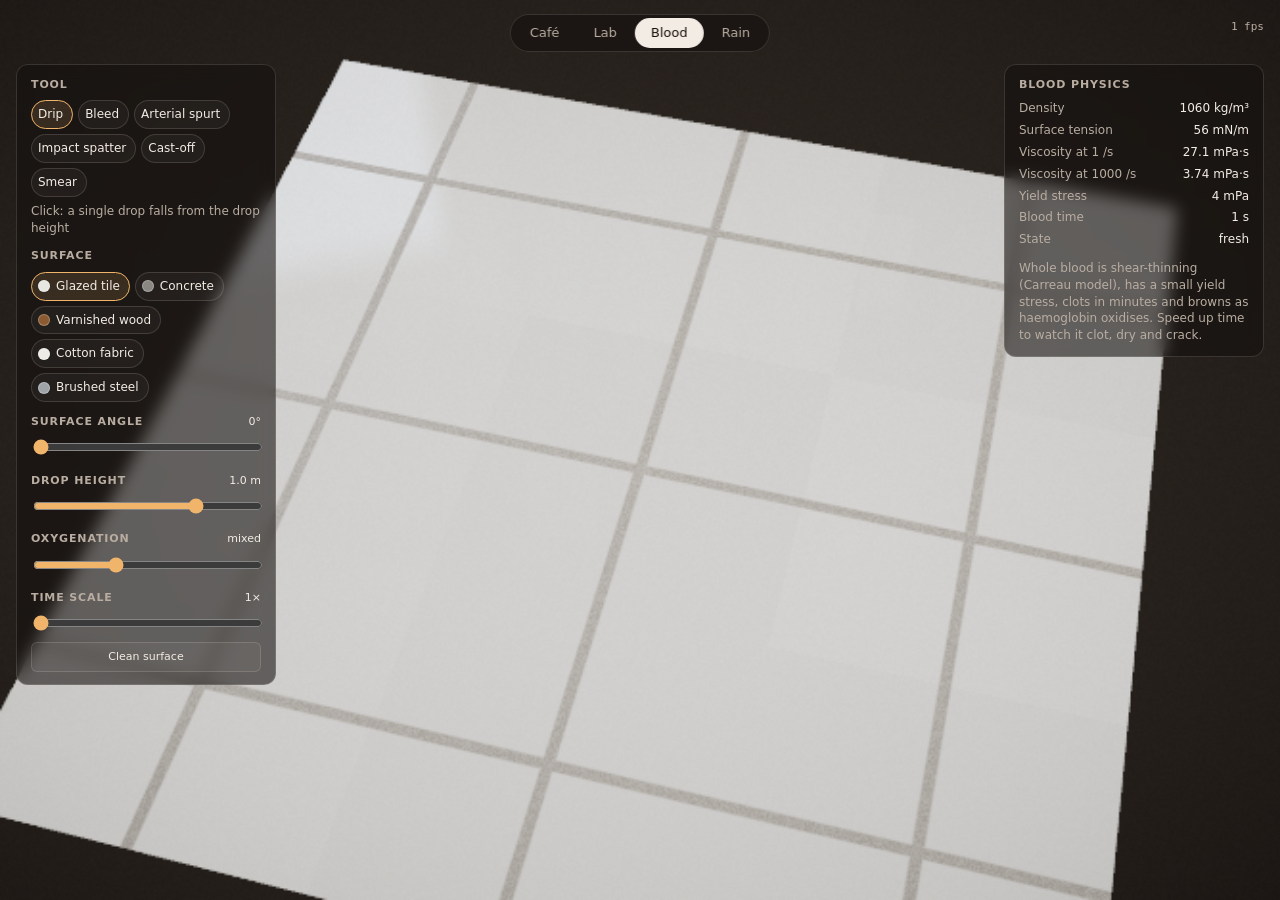
<file: blood.html>
<!doctype html>
<html lang="en">
<head>
<meta charset="utf-8">
<meta name="viewport" content="width=device-width, initial-scale=1, maximum-scale=1">
<title>Blood Mechanics</title>
<link rel="stylesheet" href="src/ui.css">
</head>
<body>
<canvas id="c"></canvas>
<div id="status">Preparing the surface…</div>
<nav class="tabs"><a href="index.html">Café</a><a href="lab.html">Lab</a><a href="blood.html" class="on">Blood</a><a href="rain.html">Rain</a></nav>

<aside class="panel left">
  <h2>Tool</h2>
  <div id="tools" class="chips"></div>
  <p id="hint" class="hint"></p>
  <h2>Surface</h2>
  <div id="surfaces" class="chips"></div>
  <h2>Surface angle <span id="tilt-v" class="val"></span></h2>
  <input id="tilt" type="range" min="0" max="90" step="1" value="0">
  <h2>Drop height <span id="height-v" class="val"></span></h2>
  <input id="height" type="range" min="-1.3" max="0.5" step="0.01" value="0">
  <h2>Oxygenation <span id="oxy-v" class="val"></span></h2>
  <input id="oxy" type="range" min="0" max="1" step="0.01" value="0.35">
  <h2>Time scale <span id="time-v" class="val"></span></h2>
  <input id="time" type="range" min="0" max="2.78" step="0.01" value="0">
  <div class="presets"><button id="b-clean">Clean surface</button></div>
</aside>

<aside class="panel right">
  <h2>Blood physics</h2>
  <dl id="readout"></dl>
  <p class="note">Whole blood is shear-thinning (Carreau model), has a small yield stress, clots in minutes and browns as haemoglobin oxidises. Speed up time to watch it clot, dry and crack.</p>
</aside>

<div id="fps"></div>
<script type="module" src="src/blood.js"></script>
</body>
</html>
</file>
<file: src/ui.css>
:root { --fg: #f3ece4; --muted: #b9ada1; --panel: rgba(20, 16, 14, 0.58); --line: rgba(255, 240, 225, 0.14); --accent: #f0b46a; }
html, body { margin: 0; height: 100%; background: #0d0907; color: var(--fg); overflow: hidden;
  font: 13px/1.4 ui-sans-serif, system-ui, -apple-system, "Segoe UI", sans-serif; }
#c { position: fixed; inset: 0; width: 100%; height: 100%; display: block; touch-action: none; cursor: grab; }
#c:active { cursor: grabbing; }
button { font: inherit; color: var(--fg); }
.blur { backdrop-filter: blur(8px); -webkit-backdrop-filter: blur(8px); }

.tabs { position: fixed; top: 14px; left: 50%; transform: translateX(-50%); display: flex; gap: 2px; padding: 3px;
  background: var(--panel); border: 1px solid var(--line); border-radius: 999px; backdrop-filter: blur(8px); -webkit-backdrop-filter: blur(8px); z-index: 5; }
.tabs a { color: var(--muted); text-decoration: none; padding: 6px 16px; border-radius: 999px; }
.tabs a:hover { color: var(--fg); }
.tabs a.on { color: #1b120c; background: var(--fg); }

.ui { position: fixed; left: 16px; bottom: 16px; right: 16px; display: flex; flex-wrap: wrap; gap: 8px; justify-content: center; pointer-events: none; }
.ui button { pointer-events: auto; background: var(--panel); border: 1px solid var(--line); border-radius: 999px;
  padding: 8px 14px; cursor: pointer; backdrop-filter: blur(8px); -webkit-backdrop-filter: blur(8px); }
.ui button:hover { border-color: rgba(255, 240, 225, 0.35); }
.ui button.off { opacity: 0.5; }
.ui kbd { font: 11px ui-monospace, monospace; color: var(--muted); margin-left: 6px; }

.panel { position: fixed; top: 64px; width: 230px; max-height: calc(100% - 140px); overflow: auto; padding: 12px 14px;
  background: var(--panel); border: 1px solid var(--line); border-radius: 12px; backdrop-filter: blur(8px); -webkit-backdrop-filter: blur(8px); }
.panel.left { left: 16px; }
.panel.right { right: 16px; }
.panel h2 { font-size: 11px; font-weight: 600; letter-spacing: 0.08em; text-transform: uppercase; color: var(--muted); margin: 12px 0 8px; display: flex; justify-content: space-between; }
.panel h2:first-child { margin-top: 0; }
.panel .val { text-transform: none; letter-spacing: 0; color: var(--fg); font-weight: 400; }
.chips { display: flex; flex-wrap: wrap; gap: 5px; }
.chip { display: inline-flex; align-items: center; gap: 6px; padding: 5px 9px 5px 6px; border-radius: 999px; background: rgba(255, 255, 255, 0.04);
  border: 1px solid var(--line); cursor: pointer; font-size: 12px; }
.chip i { width: 12px; height: 12px; border-radius: 50%; box-shadow: inset 0 0 0 1px rgba(255, 255, 255, 0.25); }
.chip.on { border-color: var(--accent); background: rgba(240, 180, 106, 0.14); }
input[type=range] { width: 100%; accent-color: var(--accent); }
.presets { display: flex; gap: 4px; margin-top: 6px; }
.presets button { flex: 1; padding: 4px 0; font-size: 11px; background: rgba(255, 255, 255, 0.04); border: 1px solid var(--line); border-radius: 6px; cursor: pointer; }
dl { display: grid; grid-template-columns: auto auto; gap: 5px 10px; margin: 0; font-size: 12px; }
dt { color: var(--muted); }
dd { margin: 0; text-align: right; font-variant-numeric: tabular-nums; }
#note { color: var(--muted); font-size: 12px; margin: 12px 0 0; }

.help { position: fixed; top: 64px; left: 16px; max-width: 340px; color: var(--muted); background: var(--panel);
  border: 1px solid var(--line); border-radius: 12px; padding: 10px 14px; backdrop-filter: blur(8px); -webkit-backdrop-filter: blur(8px); }
.help b { color: var(--fg); font-weight: 600; }
.help summary { cursor: pointer; color: var(--fg); list-style: none; }
.help summary::-webkit-details-marker { display: none; }
.help ul { margin: 8px 0 0; padding-left: 18px; }
#fps { position: fixed; top: 20px; right: 16px; color: var(--muted); font: 11px ui-monospace, monospace; }
#status { position: fixed; inset: 0; display: grid; place-items: center; color: var(--muted); font-size: 15px; }
#status.err { color: #ffb4a0; }
@media (max-width: 760px) {
  .panel { top: auto; bottom: 64px; width: auto; max-height: 34vh; }
  .panel.left { right: 16px; }
  .panel.right { display: none; }
  .help { right: 16px; max-width: none; }
}
.hint { color: var(--muted); font-size: 12px; margin: 6px 0 0; min-height: 1.4em; }
.note { color: var(--muted); font-size: 12px; margin: 12px 0 0; }
.presets button#b-clean { padding: 6px 0; }
.cat { font-size: 10px; letter-spacing: 0.06em; text-transform: uppercase; color: var(--muted); opacity: 0.8; margin: 8px 0 4px; }
.cat:first-child { margin-top: 0; }
.ui button[hidden] { display: none; }
</file>
